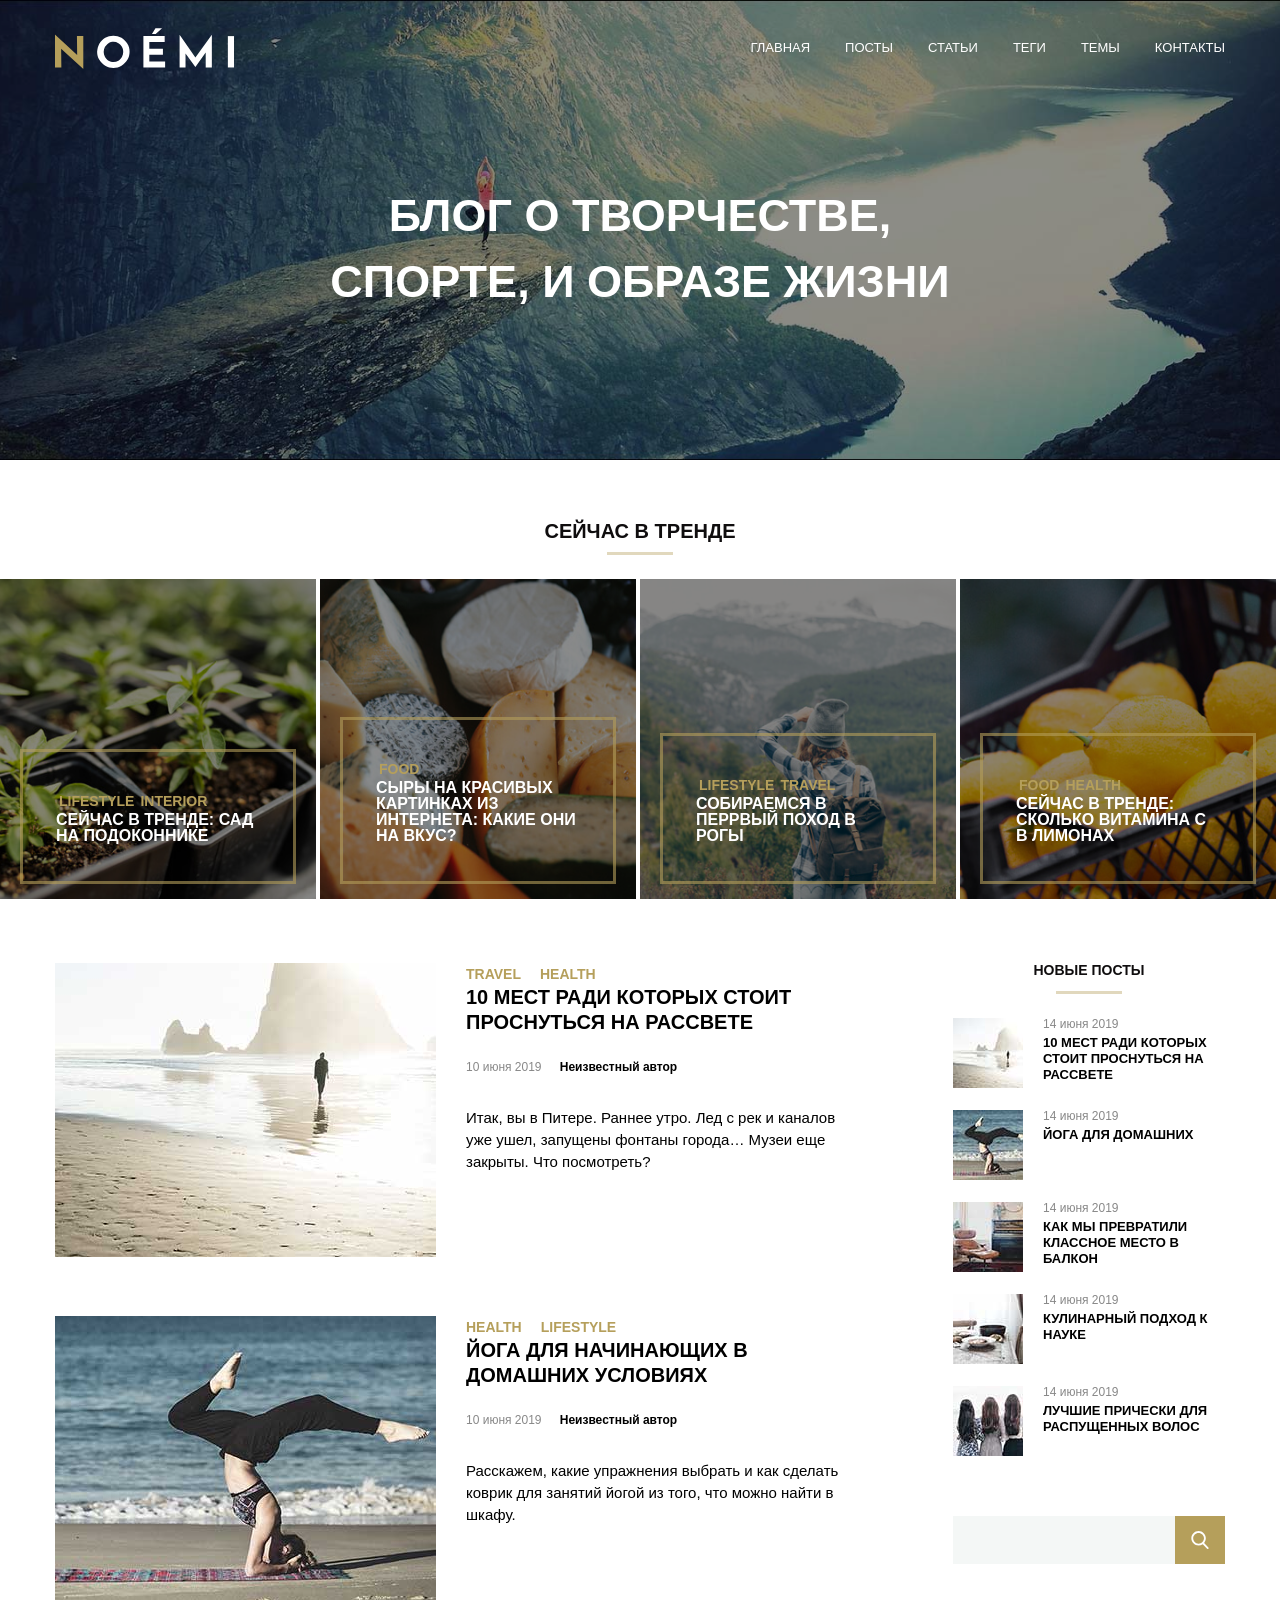
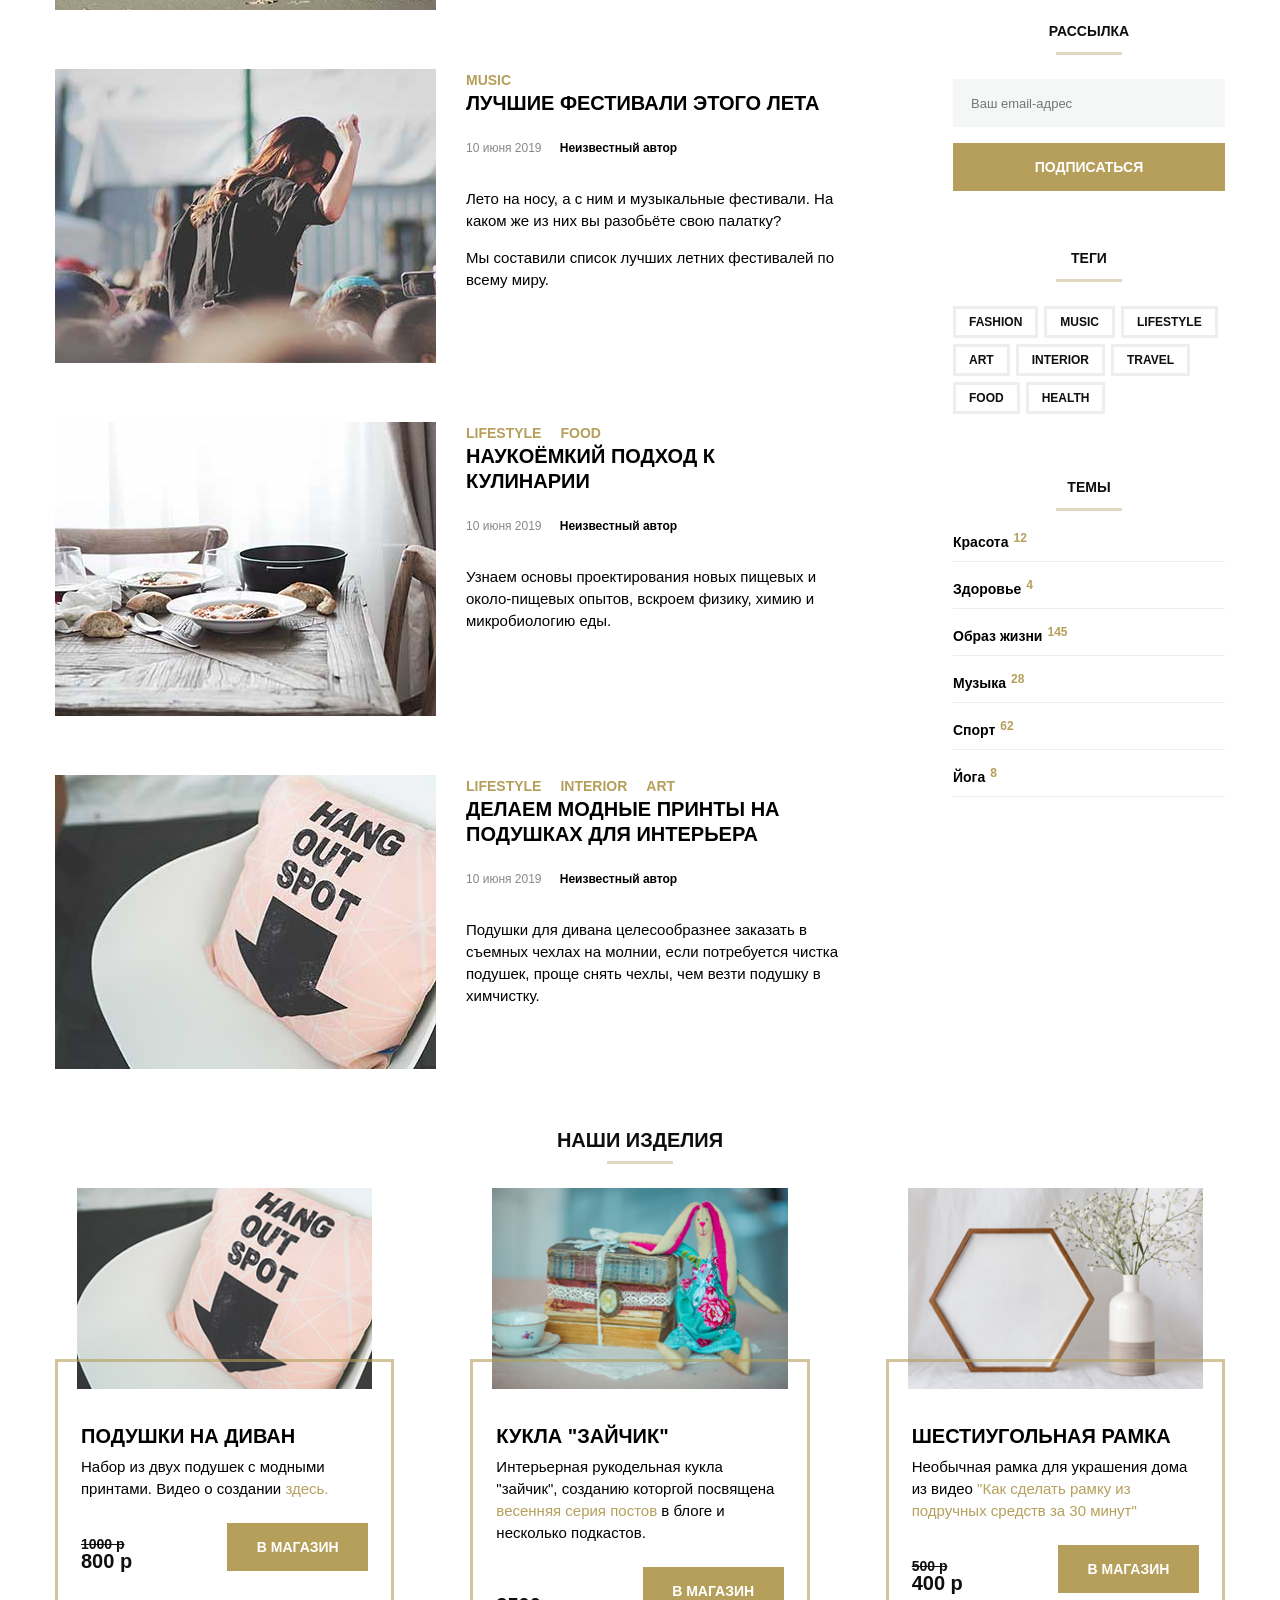
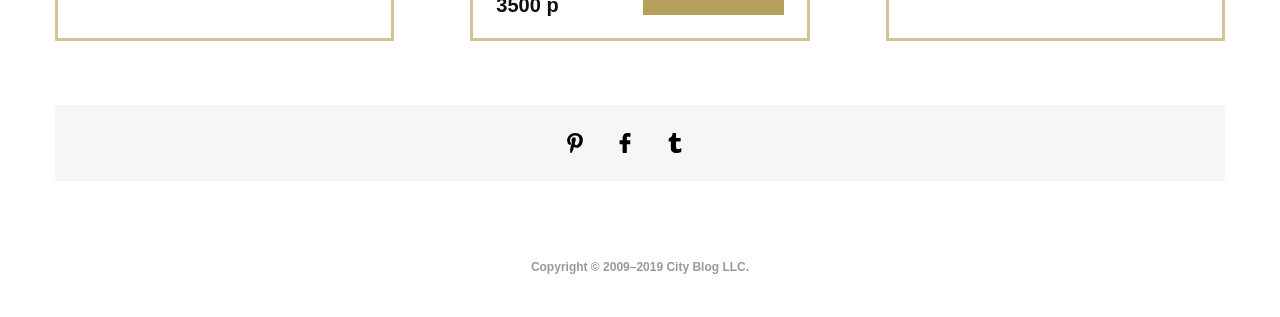
<file: index.html>
<!DOCTYPE html>
<html lang="ru">
<head>
    <meta charset="UTF-8">
    <meta name="viewport" content="width=device-width, initial-scale=1.0">
    <title>MQ diploma</title>
    <link rel="stylesheet" href="css/style.css">
</head>
<body>
  <header class="header">
    <div class="news">
      <div class="headline">
          <div id="site-logo">
            <a href="https://enotph.github.io/html-diploma/" title="noemi.com">
              <img src="svg/noemi-logo.svg" alt="noemi.com">
            </a>
          </div>
          <nav class="nav">
            <ul class="menu_list">
              <li class="menu_button_list">
                <a href="#" class="menu_button">Главная</a>
              </li>
              <li class="menu_button_list">
                <a href="#" class="menu_button">Посты</a>
              </li>
              <li class="menu_button_list">
                <a href="#" class="menu_button">Статьи</a>
              </li>
              <li class="menu_button_list">
                <a href="#" class="menu_button">Теги</a>
              </li>
              <li class="menu_button_list">
                <a href="#" class="menu_button">Темы</a>
              </li>
              <li class="menu_button_list">
                <a href="#" class="menu_button">Контакты</a>
              </li>
            </ul>
          </nav>
      </div>  
      <h1 class="blog">Блог о творчестве, спорте, и образе жизни</h1>
    </div>
  </header>
  <section class="trends">
    <div class="trends_container">
      <h2 class="trends_now">Сейчас в тренде</h2>
      <div class="trends_items">
        <article class="trends_item pic_1">
          <div class="items_inside">
            <ul class="inside_list">
              <li>
                <a href="#" class="title_button">Lifestyle</a>
              </li>
              <li>
                <a href="#" class="title_button">Interior</a>
              </li>
            </ul>
            <h3 class="inside_text">
              <a class="trend_name trends_color">Сейчас в тренде: сад на подоконнике</a>
            </h3>
          </div>
          <div class="trend-content">
            <div class="trend-footer">
            </div>
          </div>
        </article>
        <article class="trends_item pic_2">
          <div class="items_inside">
            <ul class="inside_list">
              <li>
                <a href="#" class="title_button">Food</a>
              </li>
            </ul>
            <h3 class="inside_text">
              <a class="trend_name trends_color">Сыры на красивых картинках из интернета: какие они на вкус?</a>
            </h3>
          </div>
          <div class="trend-content">
            <div class="trend-footer">
            </div>
          </div>
        </article>
        <article class="trends_item pic_3">
          <div class="items_inside">
            <ul class="inside_list">
              <li>
                <a href="#" class="title_button">Lifestyle</a>
              </li>
              <li>
                <a href="#" class="title_button">Travel</a>
              </li>
            </ul>
            <h3 class="inside_text">
              <a class="trend_name trends_color">Собираемся в перрвый поход в рогы</a>
            </h3>
          </div>
          <div class="trend-content">
            <div class="trend-footer">
            </div>
          </div>
        </article>
        <article class="trends_item pic_4">
          <div class="items_inside">
            <ul class="inside_list">
              <li>
                <a href="#" class="title_button">Food</a>
              </li>
              <li>
                <a href="#" class="title_button">Health</a>
              </li>
            </ul>
            <h3 class="inside_text">
              <a class="trend_name trends_color">Сейчас в тренде: сколько витамина С в лимонах</a>
            </h3>
          </div>
          <div class="trend-content">
            <div class="trend-footer">
            </div>
          </div>
        </article>
      </div>
    </div>
  </section>
  <div class="content">
    <main class="articles">
      <article class="article">
        <img class="last-post_pic" src="images/last-post1.jpg" alt="Песочный берег">
        <div class="article_content">
          <ul class="categories">
            <li class="categories_button_list">
              <a href="#" class="categories_button">Travel</a>
            </li>
            <li class="categories_button_list">
              <a href="#" class="categories_button">Health</a>
            </li>
          </ul>
          <h3 class="article_text">
            <a class="article_text_link" href="#">10 мест ради которых стоит проснуться на рассвете</a>
          </h3>
          <div class="publication_info">
            <time class="time" datetime="2019-06-10">10 июня 2019</time>
            <address class="author">Неизвестный автор</address>
          </div>
          <div class="publication_text">
            <p>Итак, вы в Питере. Раннее утро. Лед с рек и каналов уже ушел, запущены фонтаны города… Музеи еще закрыты. Что посмотреть?</p>
          </div>
        </div>
      </article>
      <article class="article">
        <img class="last-post_pic" src="images/last-post2.jpg" alt="Йога на берегу">
        <div class="article_content">
          <ul class="categories">
            <li class="categories_button_list">
              <a href="#" class="categories_button">Health</a>
            </li>
            <li class="categories_button_list">
              <a href="#" class="categories_button">Lifestyle</a>
            </li>
          </ul>
          <h3 class="article_text">
            <a class="article_text_link" href="#">Йога для начинающих в домашних условиях</a>
          </h3>
          <div class="publication_info">
            <time class="time" datetime="2019-06-10">10 июня 2019</time>
            <address class="author">Неизвестный автор</address>
          </div>
          <div class="publication_text">
            <p>Расскажем, какие упражнения выбрать и как сделать коврик для занятий йогой из того, что можно найти в шкафу.</p>
          </div>
        </div>
      </article>
      <article class="article">
        <img class="last-post_pic" src="images/last-post3.jpg" alt="Танцующая девушка">
        <div class="article_content">
          <ul class="categories">
            <li class="categories_button_list">
              <a href="#" class="categories_button">Music</a>
            </li>
          </ul>
          <h3 class="article_text">
            <a class="article_text_link" href="#">Лучшие фестивали этого лета</a>
          </h3>
          <div class="publication_info">
            <time class="time" datetime="2019-06-10">10 июня 2019</time>
            <address class="author">Неизвестный автор</address>
          </div>
          <div class="publication_text">
            <p>Лето на носу, а с ним и музыкальные фестивали. На каком же из них вы разобьёте свою палатку?</p>
            <p>Мы составили список лучших летних фестивалей по всему миру.</p>
          </div>
        </div>
      </article>
      <article class="article">
        <img class="last-post_pic" src="images/last-post4.jpg" alt="Сервированный стол">
        <div class="article_content">
          <ul class="categories">
            <li class="categories_button_list">
              <a href="#" class="categories_button">Lifestyle</a>
            </li>
            <li class="categories_button_list">
              <a href="#" class="categories_button">Food</a>
            </li>
          </ul>
          <h3 class="article_text">
            <a class="article_text_link" href="#">Наукоёмкий подход к кулинарии</a>
          </h3>
          <div class="publication_info">
            <time class="time" datetime="2019-06-10">10 июня 2019</time>
            <address class="author">Неизвестный автор</address>
          </div>
          <div class="publication_text">
            <p>Узнаем основы проектирования новых пищевых и около-пищевых опытов, вскроем физику, химию и микробиологию еды.</p>
          </div>
        </div>
      </article>
      <article class="article">
        
        <img class="last-post_pic" src="images/last-post5.jpg" alt="Интерьерная подушка">
        <div class="article_content">
          <ul class="categories">
            <li class="categories_button_list">
              <a href="#" class="categories_button">Lifestyle</a>
            </li>
            <li class="categories_button_list">
              <a href="#" class="categories_button">Interior</a>
            </li>
            <li class="categories_button_list">
              <a href="#" class="categories_button">Art</a>
            </li>
          </ul>
          <h3 class="article_text">
            <a class="article_text_link" href="#">Делаем модные принты на подушках для интерьера</a>
          </h3>
          <div class="publication_info">
            <time class="time" datetime="2019-06-10">10 июня 2019</time>
            <address class="author">Неизвестный автор</address>
          </div>
          <div class="publication_text">
            <p>Подушки для дивана целесообразнее заказать в съемных чехлах на молнии, если потребуется чистка подушек, проще снять чехлы, чем везти подушку в химчистку.</p>
          </div>
        </div>
      </article>
    </main>
    <aside class="aside">
      <section class="side_articles">
        <h2 class="new_posts">Новые посты</h2>
        <div class="side_posts">
          <article class="article_posts">
            <img class="article_posts_image" src="images/2.jpg" alt="Песочный берег">
            <div class="article_posts_text">
              <time class="article_posts_time" datetime="2019-06-14">14 июня 2019</time>
              <h3 class="article_posts_title">10 мест ради которых стоит проснуться на рассвете</h3>
          </article>
          <article class="article_posts">
            <img class="article_posts_image" src="images/151.jpg" alt="йога на берегу">
            <div class="article_posts_text">
              <time class="article_posts_time" datetime="2019-06-14">14 июня 2019</time>
              <h3 class="article_posts_title">йога для домашних</h3>
            </div>
          </article>
          <article class="article_posts">
            <img class="article_posts_image" src="images/45.jpg" alt="Красивый интерьер">
            <div class="article_posts_text">
              <time class="article_posts_time" datetime="2019-06-14">14 июня 2019</time>
              <h3 class="article_posts_title">как мы превратили классное место в балкон</h3>
            </article>
          <article class="article_posts">
            <img class="article_posts_image" src="images/501.jpg" alt="Сервированный стол">
            <div class="article_posts_text">
              <time class="article_posts_time" datetime="2019-06-14">14 июня 2019</time>
              <h3 class="article_posts_title">кулинарный подход к науке</h3>
          </article>
          <article class="article_posts">
            <img class="article_posts_image" src="images/7.jpg" alt="длинноволоые девушки">
            <div class="article_posts_text">
              <time class="article_posts_time" datetime="2019-06-14">14 июня 2019</time>
              <h3 class="article_posts_title">лучшие прически для распущенных волос</h3>
          </article>
        </div>
      </section>
      <form class="form">
        <label class="form_search">
          <input class="input_search" type="search" plaсeholder="Найти..." required>
          <span class="visually-hidden">Поиск</span>
        </label>
        <button class="button_search">
          <span class="visually-hidden">Найти</span>
        </button>
      </form>
      <section class="subscription">
        <h2 class="new_posts">Рассылка</h2>
        <form class="subscription_form">
          <div class="mail_address">
            <label>
              <input class="mail_input" type="email" placeholder="Ваш email-адрес">
              <span class="visually-hidden">Email-адрес</span>
            </label>
          </div>
          <div class="subscribe">
            <button class="subscribe_button">Подписаться</button>
          </div>
        </form>
      </section>
      <section class="side_tags">
        <h2 class="new_posts">Теги</h2>
        <ul class="tags_selector">
          <li class="tags_item">
            <a class="tags_link" href="#">fashion</a>
          </li>
          <li class="tags_item">
            <a class="tags_link" href="#">music</a>
          </li>
          <li class="tags_item">
            <a class="tags_link" href="#">lifestyle</a>
          </li>
          <li class="tags_item">
            <a class="tags_link" href="#">art</a>
          </li>
          <li class="tags_item">
            <a class="tags_link" href="#">Interior</a>
          </li>
          <li class="tags_item">
            <a class="tags_link" href="#">Travel</a>
          </li>
          <li class="tags_item">
            <a class="tags_link" href="#">food</a>
          </li>
          <li class="tags_item">
            <a class="tags_link" href="#">Health</a>
          </li>
        </ul>
      </section>
      <section class="themes">
        <h2 class="new_posts">Темы</h2>
        <ul class="theme_selector">
          <li class="theme_item">
            <a class="theme_link" href="#">Красота</a>
            <span class="theme_sup">12</span>
          </li>
          <li class="theme_item">
            <a class="theme_link" href="#">Здоровье</a>
            <span class="theme_sup">4</span>
          </li>
          <li class="theme_item">
            <a class="theme_link" href="#">Образ жизни</a>
            <span class="theme_sup">145</span>
          </li>
          <li class="theme_item">
            <a class="theme_link" href="#">Музыка</a>
            <span class="theme_sup">28</span>
          </li>
          <li class="theme_item">
            <a class="theme_link" href="#">Спорт</a>
            <span class="theme_sup">62</span>
          </li>
          <li class="theme_item">
            <a class="theme_link" href="#">Йога</a>
            <span class="theme_sup">8</span>
          </li>
        </ul>
      </section>
      

    </aside>
  </div>
  <section class="shop">
        <div class="shop_info">
          <h2 class="trends_now">Наши изделия</h2>
          <div class="shop_items">
            <div class="shop_item">
              <img class="shop_img" src="images/shop-item-desk1.jpg" alt="Подушка">
              <div class="shop_text">
                <h3 class="shop_title">Подушки на диван</h3>
                <div class="item_description">
                  Набор из двух подушек с модными принтами. Видео о создании 
                  <a href="#" class="shop_link">здесь.</a>
                </div>
                <div class="item_price">
                  <div class="price">
                    <div class="old_price">1000 р</div>
                    <div class="new_price">800 р</div>
                  </div>
                  <button class="shop_button">В магазин</button>
                </div>
              </div>
            </div>
            <div class="shop_item">
              <img class="shop_img" src="images/shop-item-desk2.jpg" alt="Хендмейд кукла">
              <div class="shop_text">
                <h3 class="shop_title">Кукла "зайчик"</h3>
                <div class="item_description">
                  Интерьерная рукодельная кукла "зайчик", созданию которгой посвящена  
                  <a href="#" class="shop_link">весенняя серия постов </a>
                  в блоге и несколько подкастов.
                </div>
                <div class="item_price">
                  <div class="price">
                    <div class="new_price">3500 р</div>
                  </div>
                  <button class="shop_button">В магазин</button>
                </div>
              </div>
            </div>
            <div class="shop_item">
              <img class="shop_img" src="images/shop-item-desk3.jpg" alt="Подушка">
              <div class="shop_text">
                <h3 class="shop_title">Шестиугольная рамка</h3>
                <div class="item_description">
                  Необычная рамка для украшения дома из видео
                  <a href="#" class="shop_link">"Как сделать рамку из подручных средств за 30 минут"</a>
                </div>
                <div class="item_price">
                  <div class="price">
                    <div class="old_price">500 р</div>
                    <div class="new_price">400 р</div>
                  </div>
                  <button class="shop_button">В магазин</button>
                </div>
              </div>
            </div>
          </div>
        </div>
  </section>
  <footer class="footer">
    <address class="social">
      <ul class="social_media">
        <li class="social_item">
          <a class="social_link pinterest" href="#">
            <span class="hidden-text">Профиль в пинтересте</span>
          </a>
        </li>
        <li class="social_item">
          <a class="social_link facebook" href="#">
            <span class="hidden-text">Профиль в фейсбуке</span>
          </a>
        </li>
        <li class="social_item">
          <a class="social_link tumblr" href="#">
            <span class="hidden-text">Профиль в тамблере</span>
          </a>
        </li>
      </ul>
    </address>
    <div class="copyright">
      <a class="copyright_text" href="#">Copyright © 2009–2019 City Blog LLC.</a>
    </div>
  </footer>
  
</body>
</html>
</file>
<file: css/style.css>
body {
  font-family: "Open Sans", Arial, sans-serif;
  font-weight: 400;
  font-style: normal;
  font-size: 15px;
  margin: 0;
  line-height: 1.46;
}

.news {
  width: 1200px;
  margin: 0 auto;
  position: relative;
  padding-left: 15px;
  padding-right: 15px;
}

.header {
  background-image: url("../images/banner-bg.jpg");
  background-repeat: no-repeat;
  background-position: center top;
  background-size: cover;
  background-color: #0d1322;
  padding-top: 28px;
  padding-bottom: 146px;
  box-sizing: border-box;
  margin-bottom: 64px;
  position: relative;

  color: white;
    
  z-index: 0;
}

.header_burger {
  display: flex;
  align-items: center;
  text-align: right;
  position: relative;
}

.header:after {
  content: "";
  position: absolute;
  top: 0;
  right: 0;
  bottom: 0;
  left: 0;
  background-color: #000000;
  opacity: 0.45;
  
  z-index: -1;
}

div#site-logo {
  width: 179px;
}

.blog {
  text-transform: uppercase;
  font-weight: 700;
  font-size: 45px;
  margin: 0;
  color: white;
  text-transform: uppercase;
  max-width: 700px;
}

h1 {
  display: block;
  font-weight: bold;
}

.headline {
  display: flex;
  justify-content: space-between;
  align-items: center;
  margin-bottom: 114px;
}

.menu_button {
  text-decoration: none;
  color: white;
}

.menu_list {
  display: flex;
  list-style-type: none;
  font-size: 13px;
  text-transform: uppercase;
  padding: 0;
  margin: 0px 0px 0px 35px;
}

li {
  display: list-item;
  unicode-bidi: isolate;
}

.menu_button_list {
  margin-left: 35px;
}

* {
  box-sizing: border-box;
}

#site-logo img {
  height: 41px;
  width: 179px;
  display: block;
}

.blog {
  text-align: center;
  display: block;
  width: 690px;
  margin-left: auto;
  margin-right: auto;
  height  : 100%;
}

.trends_now {
  font-weight: 700;
  text-align: center;
  font-size: 20px;
  text-transform: uppercase;
  color: #0f0d0e;
  position: relative;
  margin: 0;
  margin-bottom: 24px;
  line-height: 14px;
}

.trends_now::after {
  content: '';
  display: block;
  width: 66px;
  height: 3px;
  opacity: 0.4;
  background-color: #b59f5b;
  margin-left: auto;
  margin-right: auto;
  margin-top: 14px;
}

h2 {
  display: block;
  margin-inline-start: 0px;
  margin-inline-end: 0px;
  font-weight: bold;
}

.trends {
  position: relative;
}

section.trends {
  display: block;
  unicode-bidi: isolate;
}

.pic_1 {
  background-image: url("../images/trend1.jpg");
}

.pic_2 {
  background-image: url("../images/trend2.jpg");
}

.pic_3 {
  background-image: url("../images/trend3.jpg");
}

.pic_4 {
  background-image: url("../images/trend4.jpg");
}

.trends_item {
  position: relative;
}  

.trends_items {
  display: flex;
}

.items_inside {
  position: relative;
  border: 3px solid rgba(181, 159, 91, 0.6);
  z-index: 1;
  align-self: flex-end;
  padding: 38px 33px 37px 33px;
  width: 100%;
}

.title_button {
  text-decoration: none;
  font-size: 14px;
  font-weight: 700;
  text-transform: uppercase;
  color: #b59f5b;
  margin: 0 3px;
}

.inside_list {
  display: flex;
  flex-wrap: wrap;
  list-style-type: none;
  margin: 0;
  padding: 0;
}

.inside_text {
  margin-top: 0;
  margin-bottom: 0;
  font-weight: 700;
  text-transform: uppercase;
  font-size: 16px;
  text-decoration: none;
}

.trends_color {
  color: #ffffff;
}

.categories_button {
  text-decoration: none;
  font-size: 14px;
  font-weight: 700;
  text-transform: uppercase;
  color: #b59f5b;
  margin: 0 ;
}

.trends_item {
  display: flex;
  position: relative;
  flex: 0 1 25%;
  margin-right: 4px;
  padding: 15px 20px 15px 20px;
  min-height: 320px;
  background-repeat: no-repeat;
  background-position: center center;
  background-size: cover;
  background-color: #000000;
  z-index: 0;
}

.trends_item:after {
  content: "";
  position: absolute;
  top: 0;
  right: 0;
  bottom: 0;
  left: 0;
  background-color: #000000;
  opacity: 0.45;
  
  z-index: -1;
}


.content {
  display: flex;
  flex-wrap: wrap;
  padding-left: 15px;
  padding-right: 15px;
  align-items: center;
  justify-content: space-between;
  width: 1200px;
  margin: 0 auto;
  margin-bottom: 64px;
  margin-top: 64px;
  align-items: flex-start;
}

.content.articles {
  width: 788px;

  box-sizing: border-box;
}

.last-post_pic {
  width: 381px;
  margin-right: 30px;
}

img.last-post_pic {
  overflow-clip-margin: content-box;
  overflow: clip;
}

.categories_button_list {
  margin-right: 19px;
}

.article_text {
  margin-top: 0;
  margin-bottom: 0;
  font-weight: 700;
  text-transform: uppercase;
  font-size: 20px;
}

.publication_info{
  margin-top: 20px;
  margin-bottom: 30px;
}

.article_text_link {
  text-decoration: none;
  font-size: 20px;
  line-height: 1.25;
  text-transform: uppercase;
  margin-bottom: 25px;
  color: black;
}

h3 {
  display: block;
  margin-inline-start: 0px;
  margin-inline-end: 0px;
  font-weight: bold;
}

.articles_text_link {
  text-decoration: none;
  color: black;
}

.time {
  margin-right: 14px;
  color: #888888;
  font-size: 12px;
  display: inline-block;
}

.author {
  font-weight: 700;
  font-style: normal;
  font-size: 12px;
  display: inline-block;
}

p {
  display: block;
  margin-block-start: 1em;
  margin-block-end: 1em;
  margin-inline-start: 0px;
  margin-inline-end: 0px;
  unicode-bidi: isolate;
}

.content {
  display: flex;
  flex-wrap: wrap;
  padding-left: 15px;
  padding-right: 15px;
  align-items: center;
  justify-content: space-between;
  width: 1200px;
  margin: 0 auto;
  margin-bottom: 64px;
  margin-top: 64px;
  align-items: flex-start;
}

main.articles {
  width: 788px;
  box-sizing: border-box;
}

main {
  display: block;
}

.aside {
  width: 272px;
}

.new_posts {
  font-weight: 700;
  text-align: center;
  font-size: 14px;
  line-height: 14px;
  text-transform: uppercase;
  color: #0f0d0e;
  position: relative;
  margin: 0;
  margin-bottom: 24px;
}

div.side_posts {
  box-sizing: border-box;
  display: block;
}

h2 {
  display: block;
  margin-inline-start: 0px;
  margin-inline-end: 0px;
  font-weight: bold;
}
.article {
  display: flex;
  align-items: flex-start;
  margin-top: 59px;
}

.article:first-child {
  margin-top: 0px;
}

.article_posts_title {
  color: black;
  text-decoration: none;
}

.categories {
  display: flex;
  flex-wrap: wrap;
  justify-content: flex-start;
  list-style-type: none;
  padding-left: 0;
  margin-top: 0;
  margin-bottom: 0;
}

.article_posts {
  display: flex;
  align-items: flex-start;
  margin-top: 22px;
}

.article_posts_image {
  width: 70px;
  background-color: white;
  margin-right: 20px;
}

.article_posts_time {
  display: block;
  font-size: 12px;
  line-height: 12px;
  color: #888888;
}

h3 {
  margin-top: 5px;
  line-height: 16px;
  font-weight: 700;
  font-size: 13px;
  text-transform: uppercase;
  margin-bottom: 0;
}

.form {
  margin-top: 60px;
  box-sizing: border-box;
  display: flex;
}

.form_search {
  display: flex;
  width: 100%;
}

.input_search {
  box-sizing: border-box;
  border: 0;
  background-color: #f4f7f6;
  font-size: 13px;
  color: #888888;
  font-family: inherit;
  padding: 18px;
  width: 100%;
  height: 48px;
  outline: none;
}

.visually-hidden {
  position: absolute;
  width: 1px;
  height: 1px;
  margin: -1px;
  padding: 0;
  border: 0;
  clip: rect(0 0 0 0);
  overflow: hidden;
}

.button_search {
  width: 58px;
  background-color: #b59f5b;
  background-image: url("../svg/search.svg");
  background-repeat: no-repeat;
  background-position: center center;
  background-size: 18px;
  border: 0;
  cursor: pointer;
}

.button_search:hover {
  background-color: #323232;
}

.subscription {
  margin-top: 60px;
}

.new_posts {
  font-weight: 700;
  text-align: center;
  font-size: 14px;
  line-height: 14px;
  text-transform: uppercase;
  color: #0f0d0e;
  position: relative;
  margin: 0;
  margin-bottom: 24px;
}

.new_posts::after {
  content: '';
  opacity: 0.4;
  display: block;
  width: 66px;
  height: 3px;
  background-color: #b59f5b;
  margin-left: auto;
  margin-right: auto;
  margin-top: 14px;
}

.subscription_form {
  display: flex;
  flex-direction: column;
}

.mail_input {
  box-sizing: border-box;
  border: 0;
  background-color: #f4f7f6;
  font-size: 13px;
  color: #888888;
  font-family: inherit;
  padding: 18px;
  width: 100%;
  height: 48px;
  outline: none;
}

.subscribe {
  margin-top: 16px;
}

.subscribe_button {
  background-color: #b59f5b;
  border: 0;
  height: 48px;
  font-family: inherit;
  font-weight: 700;
  font-size: 14px;
  text-transform: uppercase;
  color: #ffffff;
  width: 100%;
  cursor: pointer;
}

.subscribe_button:hover {
  background-color: #323232
}

h3.trend-name {
  color: white;
  margin-top: 0;
  margin-bottom: 0;
  font-weight: 700;
  text-transform: uppercase;
  font-size: 20px;
}

.side_tags {
  margin-top: 60px;
}

.tags_selector {
  display: flex;
  flex-wrap: wrap;
  list-style-type: none;
  margin: 0;
  padding: 0;
}

.tags_item {
  margin-right: 6px;
  margin-bottom: 6px;
}

.tags_link {
  display: block;
  padding: 7px 13px;
  border: 3px solid #eeeeee;
  font-weight: 700;
  font-size: 12px;
  text-transform: uppercase;
  color: #0f0d0e;
  text-decoration: none;
  line-height: 12px;
}

.themes {
  margin-top: 60px;
}

.theme_selector {
  padding: 0;
  margin: 0;
}

.theme_item {
  list-style-type: none;
  margin-top: 20px;
  padding-bottom: 12px;
  border-bottom: 1px solid #eeeeee;
  display: flex;
  align-items: center;
}

.theme_link {
  font-weight: 700;
  font-size: 14px;
  line-height: 14px;
  color: #000000;
  text-decoration: none;
}

.theme_sup {
  font-weight: 700;
  font-size: 12px;
  line-height: 12px;
  color: #b59f5b;
  text-decoration: none;
  top: 0;
  margin-top: -8px;
  margin-left: 5px;
}

.shop {
  padding-bottom: 64px;
}

.shop_img {
  margin: 0 auto;
  width: 87%;
  display: block;
}

.shop_info {
  max-width: 1200px;
  margin: 0 auto;
  position: relative;
  padding-left: 15px;
  padding-right: 15px;
}

.shop_items {
  display: flex;
  justify-content: space-between;
}

.shop_item {
  flex: 0 1 29%;
  display: flex;
  flex-direction: column;
}

.shop_text {
  position: relative;
  z-index: 1;
  margin-top: -30px;
  border: 3px solid rgba(181, 159, 91, 0.6);
  padding: 57px 23px 23px 23px;
  flex: 1;
}

.shop_title {
  font-weight: 700;
  font-size: 20px;
  line-height: 24px;
  text-transform: uppercase;
  margin-bottom: 8px;
}

.shop_link {
  text-decoration: none;
  color: #b59f5b;
}

.item_price {
    margin-top: 23px;
    display: flex;
    justify-content: space-between;
    align-items: flex-end;
}

.old_price {
  font-size: 14px;
  font-weight: 700;
  text-decoration: line-through;
  color: #0f0d0e;
  line-height: 1;
}

.new_price {
  font-size: 20px;
  font-weight: 700;
  color: #0f0d0e;
  line-height: 1;
}

.shop_button {
  max-width: 141px;
  background-color: #b59f5b;
  border: 0;
  height: 48px;
  font-family: inherit;
  font-weight: 700;
  font-size: 14px;
  text-transform: uppercase;
  color: #ffffff;
  width: 100%;
  cursor: pointer;
  flex-shrink: 0;
}

.footer {
  max-width: 1200px;
  margin: 0 auto;
  position: relative;
  padding-left: 15px;
  padding-right: 15px;
  margin-bottom: 40px;
}

.social {
  padding: 28px;
  background-color: #f4f7f6;
}

.social_media {
  list-style-type: none;
  display: flex;
  justify-content: center;
  padding: 0;
  margin: 0;
}

.social_link {
  width: 20px;
  height: 20px;
  display: block;
  background-position: center center;
  background-repeat: no-repeat;
  background-size: contain;
}

.social_item {
  margin-right: 30px;
}

.pinterest {
  background-image: url(../svg/001-pinterest.svg);
  background-size: 20px;
}

.facebook {
  background-image: url(../svg/002-facebook-logo.svg);
  background-size: 20px;
}

.tumblr {
  background-image: url(../svg/003-tumblr.svg);
  background-size: 20px;
}

.hidden-text {
   width: 1px;
  height: 1px;
  clip: rect(1px, 1px, 1px, 1px);
  position: absolute;
}

.copyright {
  margin-top: 74px;
  text-align: center;
}

.copyright_text {
  font-weight: 700;
  font-size: 12px;
  color: #999999;
  text-decoration: none;
}
</file>
